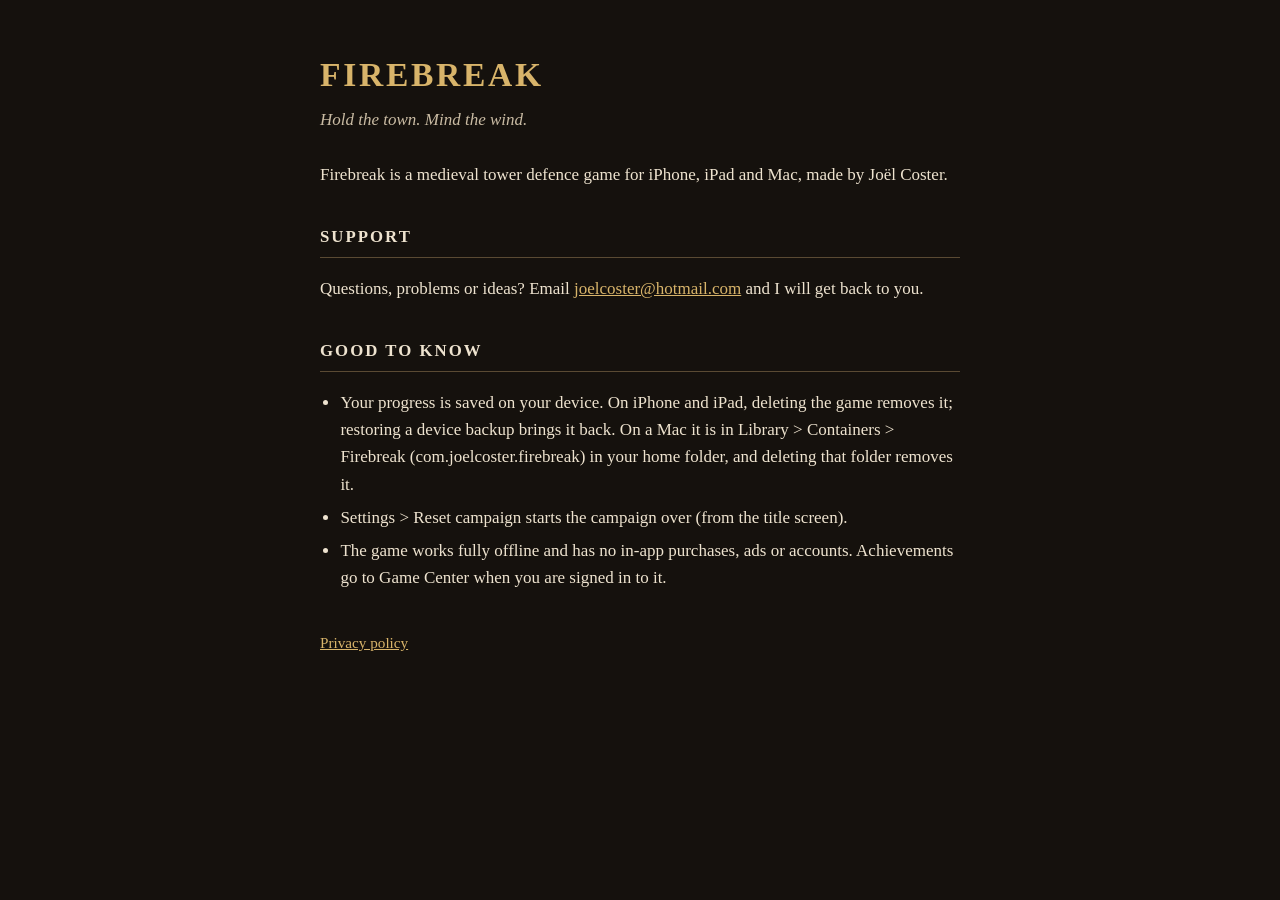
<file: index.html>
<!doctype html>
<html lang="en">
<head>
<meta charset="utf-8">
<meta name="viewport" content="width=device-width, initial-scale=1">
<title>Firebreak</title>
<meta http-equiv="refresh" content="0; url=firebreak/">
<link rel="canonical" href="https://joelcoster.github.io/firebreak/">
</head>
<body><p><a href="firebreak/">Firebreak</a></p></body>
</html>
</file>
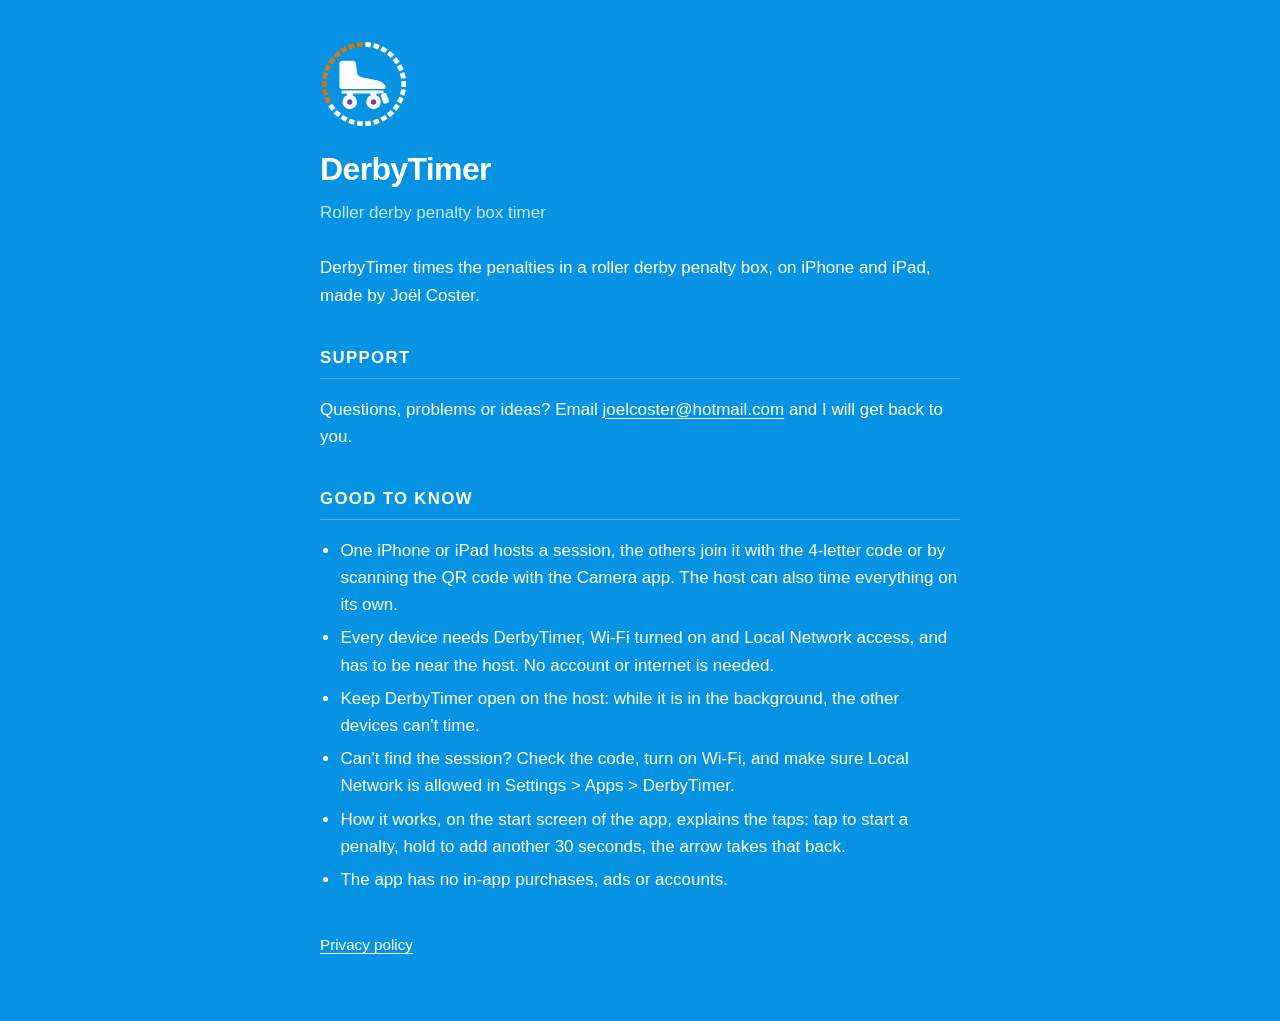
<file: derbytimer/index.html>
<!doctype html>
<html lang="en">
<head>
<meta charset="utf-8">
<meta name="viewport" content="width=device-width, initial-scale=1">
<title>DerbyTimer - Support</title>
<link rel="stylesheet" href="style.css">
</head>
<body>
<main>
<img class="logo" src="logo.svg" alt="">
<h1>DerbyTimer</h1>
<p class="tag">Roller derby penalty box timer</p>
<p>DerbyTimer times the penalties in a roller derby penalty box, on iPhone and iPad, made by Joël Coster.</p>

<h2>Support</h2>
<p>Questions, problems or ideas? Email <a href="mailto:joelcoster@hotmail.com">joelcoster@hotmail.com</a> and I will get back to you.</p>

<h2>Good to know</h2>
<ul>
<li>One iPhone or iPad hosts a session, the others join it with the 4-letter code or by scanning the QR code with the Camera app. The host can also time everything on its own.</li>
<li>Every device needs DerbyTimer, Wi-Fi turned on and Local Network access, and has to be near the host. No account or internet is needed.</li>
<li>Keep DerbyTimer open on the host: while it is in the background, the other devices can't time.</li>
<li>Can't find the session? Check the code, turn on Wi-Fi, and make sure Local Network is allowed in Settings &gt; Apps &gt; DerbyTimer.</li>
<li>How it works, on the start screen of the app, explains the taps: tap to start a penalty, hold to add another 30 seconds, the arrow takes that back.</li>
<li>The app has no in-app purchases, ads or accounts.</li>
</ul>

<nav><a href="privacy.html">Privacy policy</a></nav>
</main>
</body>
</html>
</file>
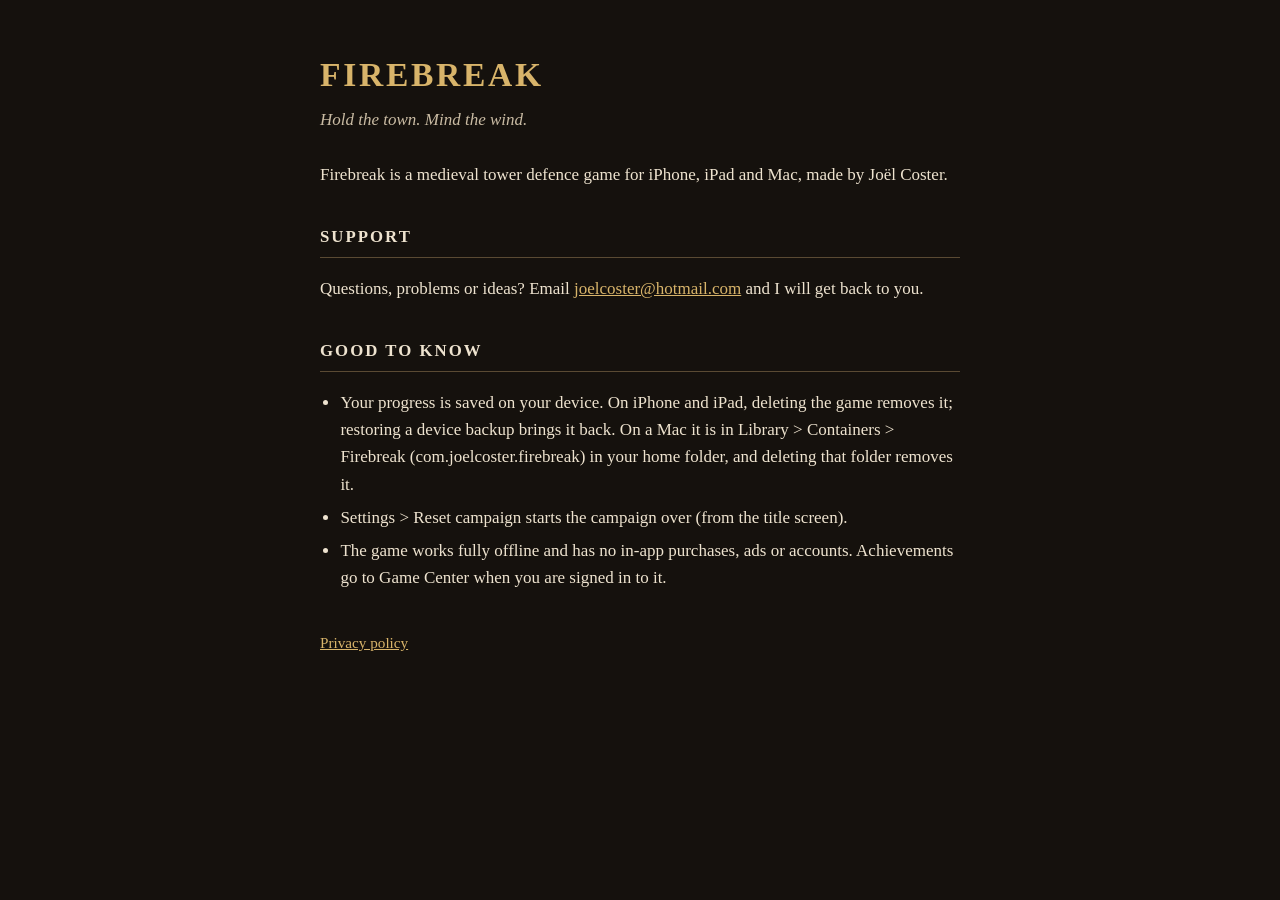
<file: firebreak/index.html>
<!doctype html>
<html lang="en">
<head>
<meta charset="utf-8">
<meta name="viewport" content="width=device-width, initial-scale=1">
<title>Firebreak - Support</title>
<link rel="stylesheet" href="style.css">
</head>
<body>
<main>
<h1>Firebreak</h1>
<p class="tag">Hold the town. Mind the wind.</p>
<p>Firebreak is a medieval tower defence game for iPhone, iPad and Mac, made by Joël Coster.</p>

<h2>Support</h2>
<p>Questions, problems or ideas? Email <a href="mailto:joelcoster@hotmail.com">joelcoster@hotmail.com</a> and I will get back to you.</p>

<h2>Good to know</h2>
<ul>
<li>Your progress is saved on your device. On iPhone and iPad, deleting the game removes it; restoring a device backup brings it back. On a Mac it is in Library &gt; Containers &gt; Firebreak (com.joelcoster.firebreak) in your home folder, and deleting that folder removes it.</li>
<li>Settings &gt; Reset campaign starts the campaign over (from the title screen).</li>
<li>The game works fully offline and has no in-app purchases, ads or accounts. Achievements go to Game Center when you are signed in to it.</li>
</ul>

<nav><a href="privacy.html">Privacy policy</a></nav>
</main>
</body>
</html>
</file>
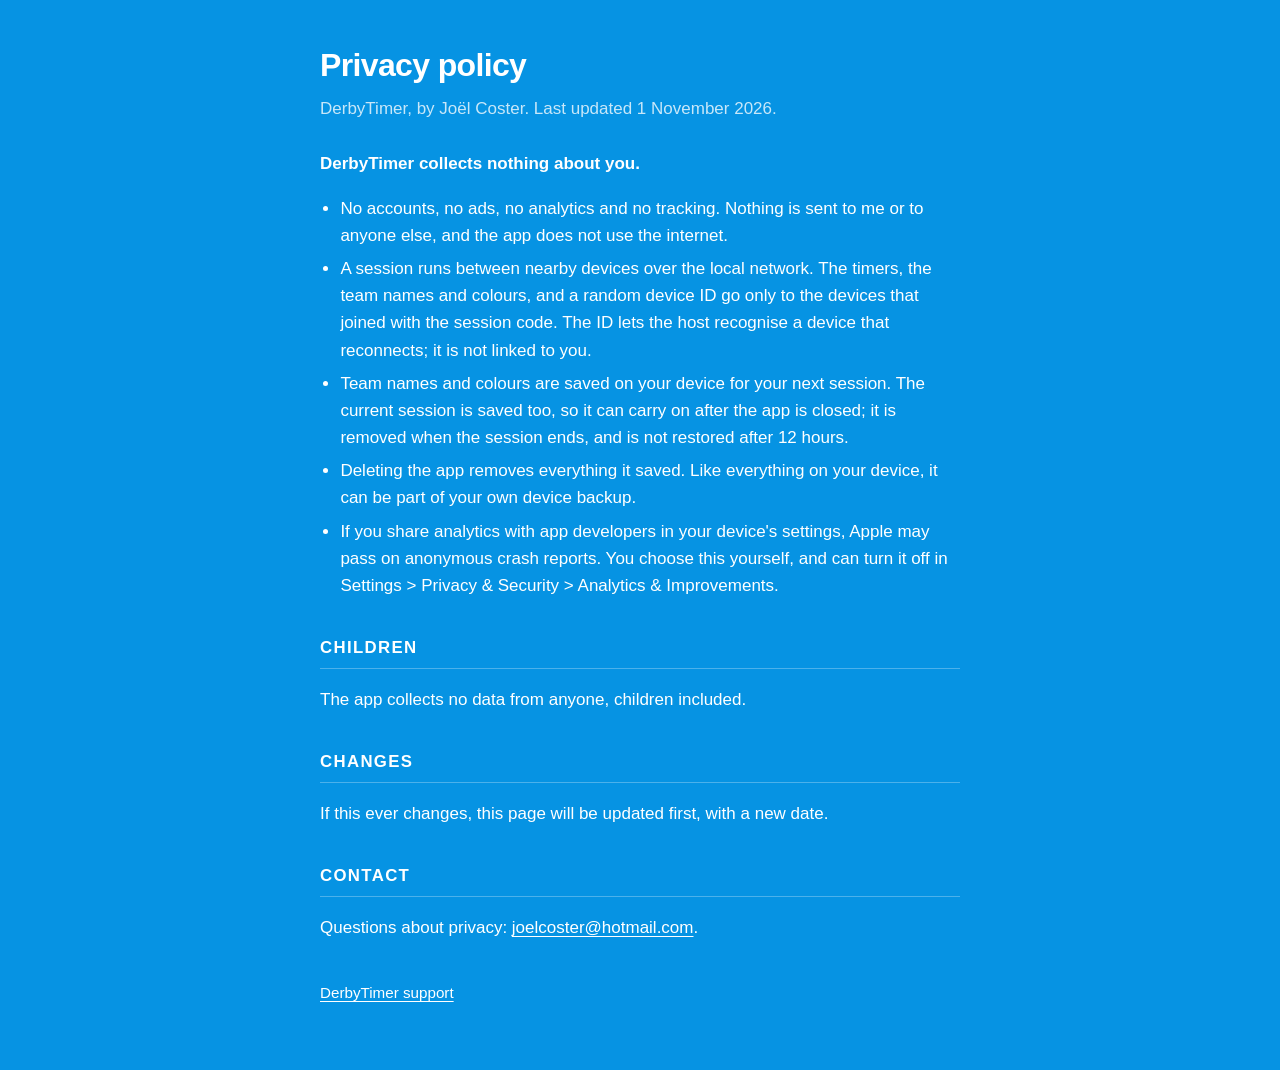
<file: derbytimer/privacy.html>
<!doctype html>
<html lang="en">
<head>
<meta charset="utf-8">
<meta name="viewport" content="width=device-width, initial-scale=1">
<title>DerbyTimer - Privacy policy</title>
<link rel="stylesheet" href="style.css">
</head>
<body>
<main>
<h1>Privacy policy</h1>
<p class="tag">DerbyTimer, by Joël Coster. Last updated 1 November 2026.</p>

<p><strong>DerbyTimer collects nothing about you.</strong></p>
<ul>
<li>No accounts, no ads, no analytics and no tracking. Nothing is sent to me or to anyone else, and the app does not use the internet.</li>
<li>A session runs between nearby devices over the local network. The timers, the team names and colours, and a random device ID go only to the devices that joined with the session code. The ID lets the host recognise a device that reconnects; it is not linked to you.</li>
<li>Team names and colours are saved on your device for your next session. The current session is saved too, so it can carry on after the app is closed; it is removed when the session ends, and is not restored after 12 hours.</li>
<li>Deleting the app removes everything it saved. Like everything on your device, it can be part of your own device backup.</li>
<li>If you share analytics with app developers in your device's settings, Apple may pass on anonymous crash reports. You choose this yourself, and can turn it off in Settings &gt; Privacy &amp; Security &gt; Analytics &amp; Improvements.</li>
</ul>

<h2>Children</h2>
<p>The app collects no data from anyone, children included.</p>

<h2>Changes</h2>
<p>If this ever changes, this page will be updated first, with a new date.</p>

<h2>Contact</h2>
<p>Questions about privacy: <a href="mailto:joelcoster@hotmail.com">joelcoster@hotmail.com</a>.</p>

<nav><a href="./">DerbyTimer support</a></nav>
</main>
</body>
</html>
</file>
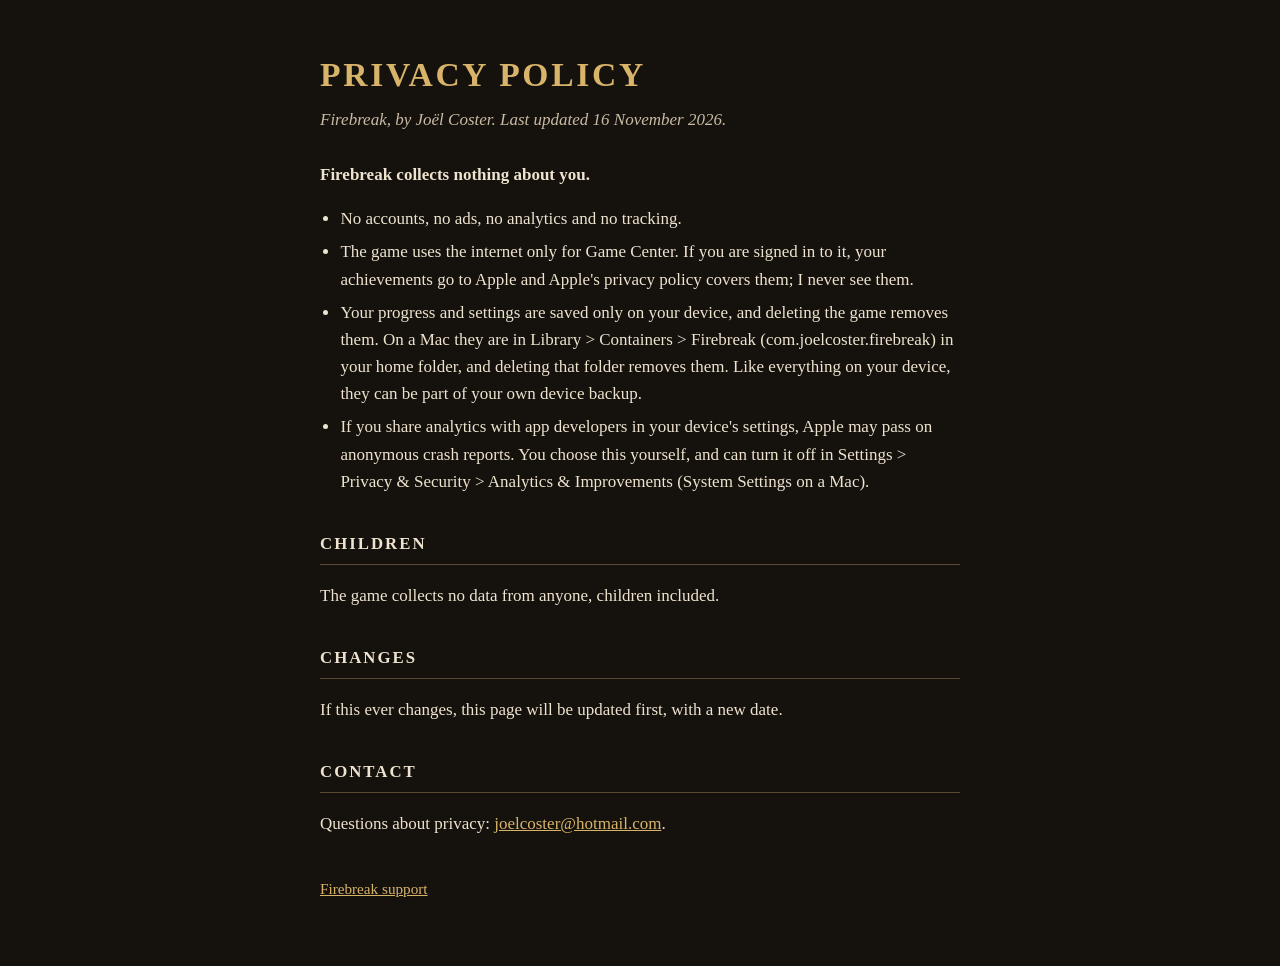
<file: firebreak/privacy.html>
<!doctype html>
<html lang="en">
<head>
<meta charset="utf-8">
<meta name="viewport" content="width=device-width, initial-scale=1">
<title>Firebreak - Privacy policy</title>
<link rel="stylesheet" href="style.css">
</head>
<body>
<main>
<h1>Privacy policy</h1>
<p class="tag">Firebreak, by Joël Coster. Last updated 16 November 2026.</p>

<p><strong>Firebreak collects nothing about you.</strong></p>
<ul>
<li>No accounts, no ads, no analytics and no tracking.</li>
<li>The game uses the internet only for Game Center. If you are signed in to it, your achievements go to Apple and Apple's privacy policy covers them; I never see them.</li>
<li>Your progress and settings are saved only on your device, and deleting the game removes them. On a Mac they are in Library &gt; Containers &gt; Firebreak (com.joelcoster.firebreak) in your home folder, and deleting that folder removes them. Like everything on your device, they can be part of your own device backup.</li>
<li>If you share analytics with app developers in your device's settings, Apple may pass on anonymous crash reports. You choose this yourself, and can turn it off in Settings &gt; Privacy &amp; Security &gt; Analytics &amp; Improvements (System Settings on a Mac).</li>
</ul>

<h2>Children</h2>
<p>The game collects no data from anyone, children included.</p>

<h2>Changes</h2>
<p>If this ever changes, this page will be updated first, with a new date.</p>

<h2>Contact</h2>
<p>Questions about privacy: <a href="mailto:joelcoster@hotmail.com">joelcoster@hotmail.com</a>.</p>

<nav><a href="./">Firebreak support</a></nav>
</main>
</body>
</html>
</file>
<file: derbytimer/style.css>
:root { --bg: #0693e3; --panel: #0574b5; --text: #ffffff; --soft: rgba(255, 255, 255, 0.78); --rule: rgba(255, 255, 255, 0.28); }
* { box-sizing: border-box; }
body { margin: 0; background: var(--bg); color: var(--text); font: 17px/1.6 -apple-system, BlinkMacSystemFont, "Segoe UI", Roboto, Helvetica, Arial, sans-serif; }
main { max-width: 680px; margin: 0 auto; padding: 40px 20px 64px; }
.logo { display: block; width: 88px; height: 88px; margin: 0 0 16px; }
h1 { font-size: 2rem; letter-spacing: -0.02em; margin: 0 0 4px; }
.tag { color: var(--soft); margin: 0 0 28px; }
h2 { font-size: 1.05rem; letter-spacing: 0.08em; text-transform: uppercase; margin: 36px 0 8px; padding-bottom: 6px; border-bottom: 1px solid var(--rule); }
p, li { color: var(--text); }
ul { padding-left: 1.2em; }
li { margin: 6px 0; }
a { color: var(--text); text-decoration-thickness: 1px; text-underline-offset: 3px; }
nav { margin-top: 40px; font-size: 0.95rem; }
</file>
<file: firebreak/style.css>
:root { --bg: #15110d; --panel: #1f1914; --text: #eee3cf; --soft: #c9bba3; --gilt: #d8b46a; --rule: #5a4a33; }
* { box-sizing: border-box; }
body { margin: 0; background: var(--bg); color: var(--text); font: 17px/1.6 Georgia, "Iowan Old Style", "Palatino Linotype", serif; }
main { max-width: 680px; margin: 0 auto; padding: 48px 20px 64px; }
h1 { font-size: 2.1rem; letter-spacing: 0.08em; text-transform: uppercase; color: var(--gilt); margin: 0 0 4px; }
.tag { color: var(--soft); margin: 0 0 28px; font-style: italic; }
h2 { font-size: 1.05rem; letter-spacing: 0.12em; text-transform: uppercase; color: var(--text); margin: 36px 0 8px; padding-bottom: 6px; border-bottom: 1px solid var(--rule); }
p, li { color: var(--text); }
ul { padding-left: 1.2em; }
li { margin: 6px 0; }
a { color: var(--gilt); }
.small { color: var(--soft); font-size: 0.9rem; }
nav { margin-top: 40px; font-size: 0.95rem; }
</file>
